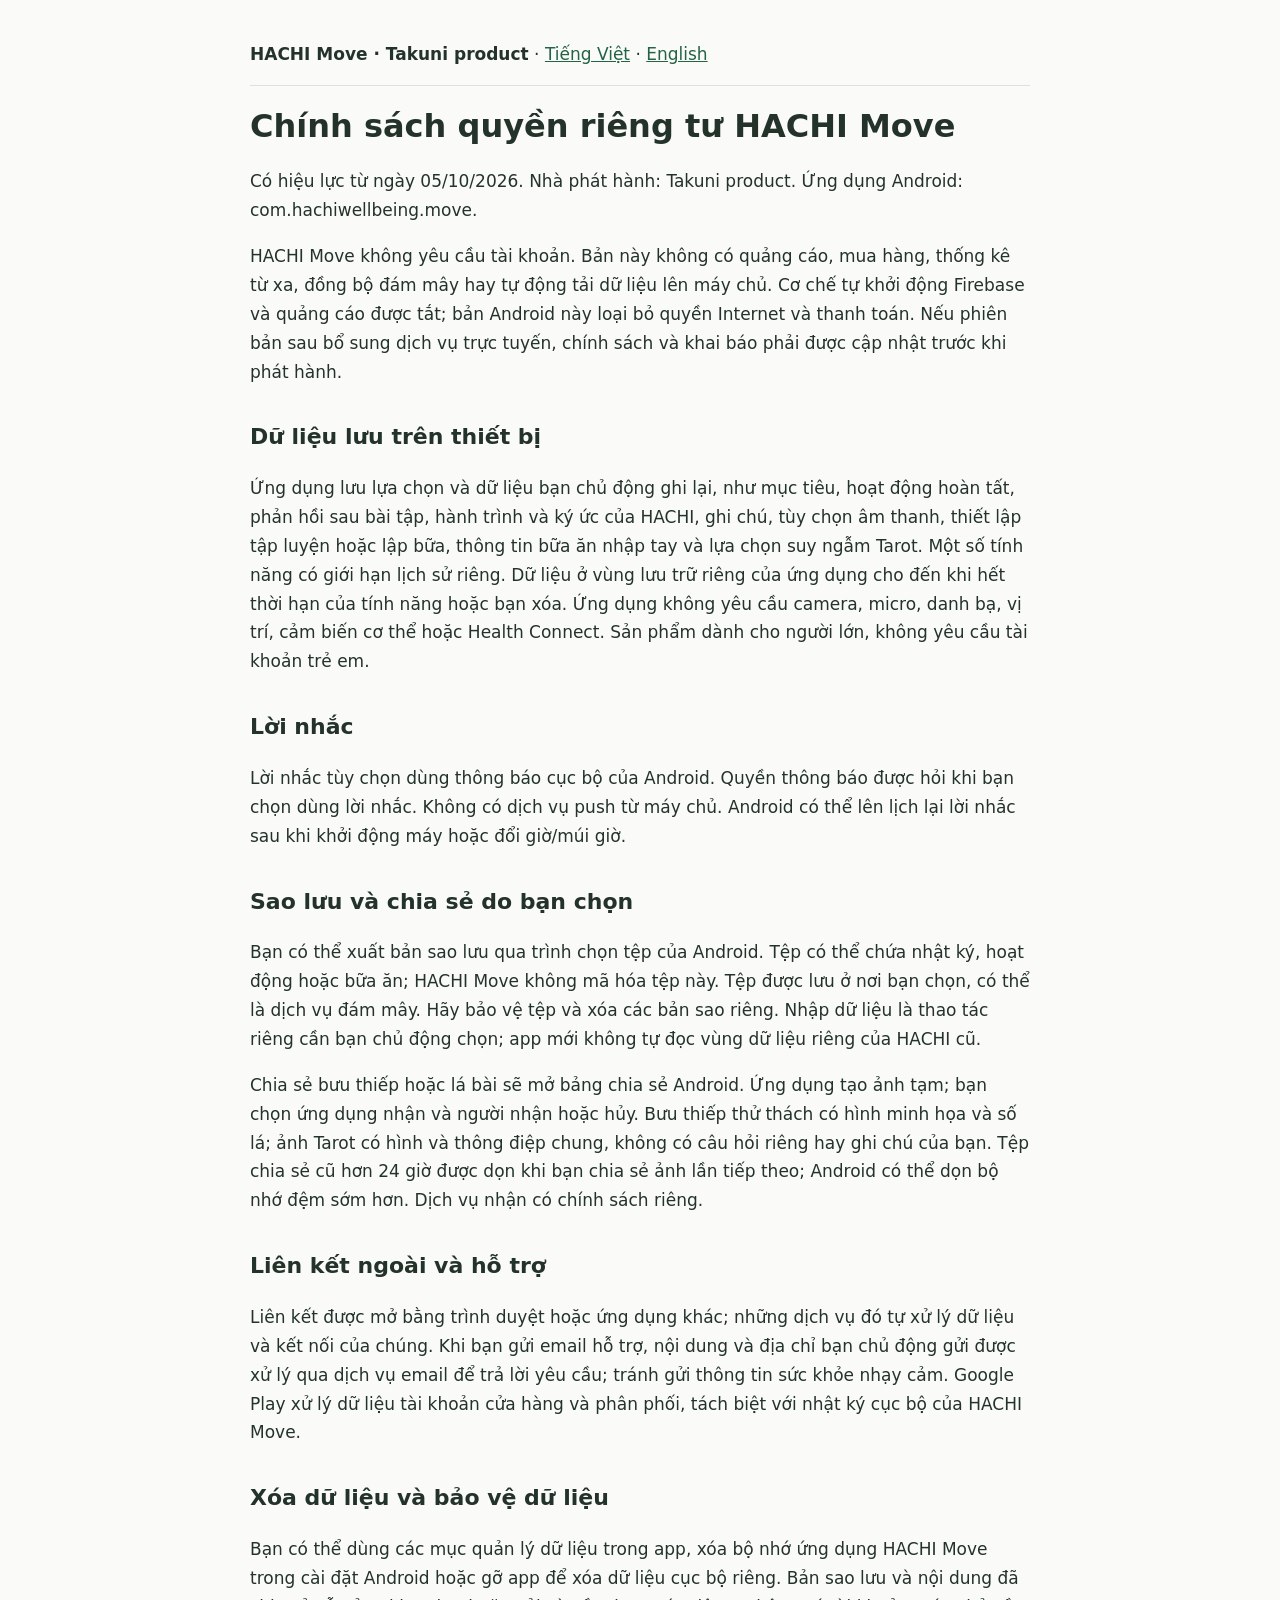
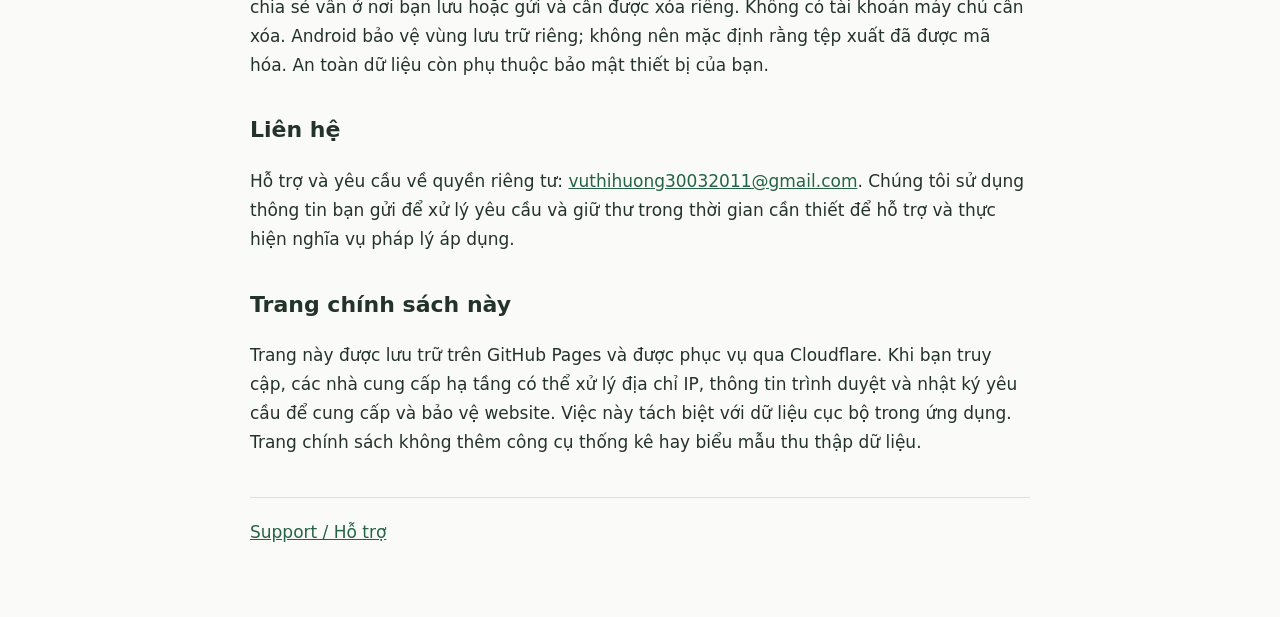
<file: public/hachi-move/privacy/index.html>
<!doctype html><html lang="vi"><head><meta charset="utf-8"><meta name="viewport" content="width=device-width,initial-scale=1"><title>Chính sách quyền riêng tư HACHI Move</title><style>body{font:17px/1.7 system-ui,sans-serif;color:#243329;background:#fafbf8;margin:0}main{max-width:780px;margin:auto;padding:40px 24px 70px}h1{line-height:1.2;font-size:32px}h2{font-size:22px;margin-top:32px}a{color:#246346}nav{border-bottom:1px solid #dce4d9;padding-bottom:16px}footer{margin-top:40px;border-top:1px solid #dce4d9;padding-top:20px}</style></head><body><main><nav><strong>HACHI Move · Takuni product</strong> · <a href="/hachi-move/privacy/">Tiếng Việt</a> · <a href="/hachi-move/privacy/en/">English</a></nav><h1>Chính sách quyền riêng tư HACHI Move</h1>
<p>Có hiệu lực từ ngày 05/10/2026. Nhà phát hành: Takuni product. Ứng dụng Android: com.hachiwellbeing.move.</p>
<p>HACHI Move không yêu cầu tài khoản. Bản này không có quảng cáo, mua hàng, thống kê từ xa, đồng bộ đám mây hay tự động tải dữ liệu lên máy chủ. Cơ chế tự khởi động Firebase và quảng cáo được tắt; bản Android này loại bỏ quyền Internet và thanh toán. Nếu phiên bản sau bổ sung dịch vụ trực tuyến, chính sách và khai báo phải được cập nhật trước khi phát hành.</p>
<h2>Dữ liệu lưu trên thiết bị</h2>
<p>Ứng dụng lưu lựa chọn và dữ liệu bạn chủ động ghi lại, như mục tiêu, hoạt động hoàn tất, phản hồi sau bài tập, hành trình và ký ức của HACHI, ghi chú, tùy chọn âm thanh, thiết lập tập luyện hoặc lập bữa, thông tin bữa ăn nhập tay và lựa chọn suy ngẫm Tarot. Một số tính năng có giới hạn lịch sử riêng. Dữ liệu ở vùng lưu trữ riêng của ứng dụng cho đến khi hết thời hạn của tính năng hoặc bạn xóa. Ứng dụng không yêu cầu camera, micro, danh bạ, vị trí, cảm biến cơ thể hoặc Health Connect. Sản phẩm dành cho người lớn, không yêu cầu tài khoản trẻ em.</p>
<h2>Lời nhắc</h2>
<p>Lời nhắc tùy chọn dùng thông báo cục bộ của Android. Quyền thông báo được hỏi khi bạn chọn dùng lời nhắc. Không có dịch vụ push từ máy chủ. Android có thể lên lịch lại lời nhắc sau khi khởi động máy hoặc đổi giờ/múi giờ.</p>
<h2>Sao lưu và chia sẻ do bạn chọn</h2>
<p>Bạn có thể xuất bản sao lưu qua trình chọn tệp của Android. Tệp có thể chứa nhật ký, hoạt động hoặc bữa ăn; HACHI Move không mã hóa tệp này. Tệp được lưu ở nơi bạn chọn, có thể là dịch vụ đám mây. Hãy bảo vệ tệp và xóa các bản sao riêng. Nhập dữ liệu là thao tác riêng cần bạn chủ động chọn; app mới không tự đọc vùng dữ liệu riêng của HACHI cũ.</p>
<p>Chia sẻ bưu thiếp hoặc lá bài sẽ mở bảng chia sẻ Android. Ứng dụng tạo ảnh tạm; bạn chọn ứng dụng nhận và người nhận hoặc hủy. Bưu thiếp thử thách có hình minh họa và số lá; ảnh Tarot có hình và thông điệp chung, không có câu hỏi riêng hay ghi chú của bạn. Tệp chia sẻ cũ hơn 24 giờ được dọn khi bạn chia sẻ ảnh lần tiếp theo; Android có thể dọn bộ nhớ đệm sớm hơn. Dịch vụ nhận có chính sách riêng.</p>
<h2>Liên kết ngoài và hỗ trợ</h2>
<p>Liên kết được mở bằng trình duyệt hoặc ứng dụng khác; những dịch vụ đó tự xử lý dữ liệu và kết nối của chúng. Khi bạn gửi email hỗ trợ, nội dung và địa chỉ bạn chủ động gửi được xử lý qua dịch vụ email để trả lời yêu cầu; tránh gửi thông tin sức khỏe nhạy cảm. Google Play xử lý dữ liệu tài khoản cửa hàng và phân phối, tách biệt với nhật ký cục bộ của HACHI Move.</p>
<h2>Xóa dữ liệu và bảo vệ dữ liệu</h2>
<p>Bạn có thể dùng các mục quản lý dữ liệu trong app, xóa bộ nhớ ứng dụng HACHI Move trong cài đặt Android hoặc gỡ app để xóa dữ liệu cục bộ riêng. Bản sao lưu và nội dung đã chia sẻ vẫn ở nơi bạn lưu hoặc gửi và cần được xóa riêng. Không có tài khoản máy chủ cần xóa. Android bảo vệ vùng lưu trữ riêng; không nên mặc định rằng tệp xuất đã được mã hóa. An toàn dữ liệu còn phụ thuộc bảo mật thiết bị của bạn.</p>
<h2>Liên hệ</h2>
<p>Hỗ trợ và yêu cầu về quyền riêng tư: <a href="mailto:vuthihuong30032011@gmail.com">vuthihuong30032011@gmail.com</a>. Chúng tôi sử dụng thông tin bạn gửi để xử lý yêu cầu và giữ thư trong thời gian cần thiết để hỗ trợ và thực hiện nghĩa vụ pháp lý áp dụng.</p>
<h2>Trang chính sách này</h2>
<p>Trang này được lưu trữ trên GitHub Pages và được phục vụ qua Cloudflare. Khi bạn truy cập, các nhà cung cấp hạ tầng có thể xử lý địa chỉ IP, thông tin trình duyệt và nhật ký yêu cầu để cung cấp và bảo vệ website. Việc này tách biệt với dữ liệu cục bộ trong ứng dụng. Trang chính sách không thêm công cụ thống kê hay biểu mẫu thu thập dữ liệu.</p>
<footer><a href="/hachi-move/support/">Support / Hỗ trợ</a></footer></main></body></html>
</file>
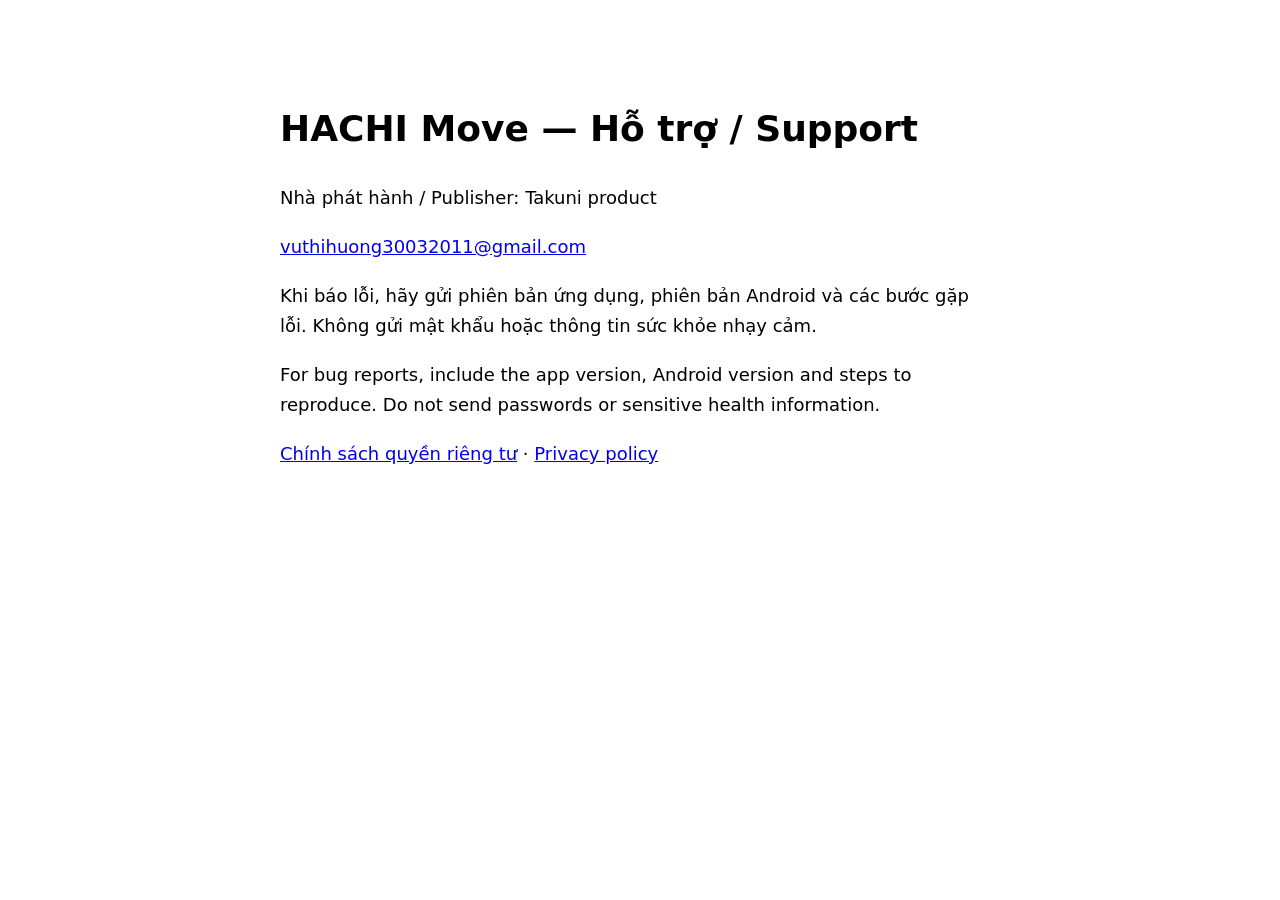
<file: public/hachi-move/support/index.html>
<!doctype html><html lang="vi"><head><meta charset="utf-8"><meta name="viewport" content="width=device-width,initial-scale=1"><title>HACHI Move — Support</title></head><body style="font:18px/1.7 system-ui;max-width:720px;margin:50px auto;padding:24px"><h1>HACHI Move — Hỗ trợ / Support</h1><p>Nhà phát hành / Publisher: Takuni product</p><p><a href="mailto:vuthihuong30032011@gmail.com">vuthihuong30032011@gmail.com</a></p><p>Khi báo lỗi, hãy gửi phiên bản ứng dụng, phiên bản Android và các bước gặp lỗi. Không gửi mật khẩu hoặc thông tin sức khỏe nhạy cảm.</p><p>For bug reports, include the app version, Android version and steps to reproduce. Do not send passwords or sensitive health information.</p><p><a href="/hachi-move/privacy/">Chính sách quyền riêng tư</a> · <a href="/hachi-move/privacy/en/">Privacy policy</a></p></body></html>
</file>
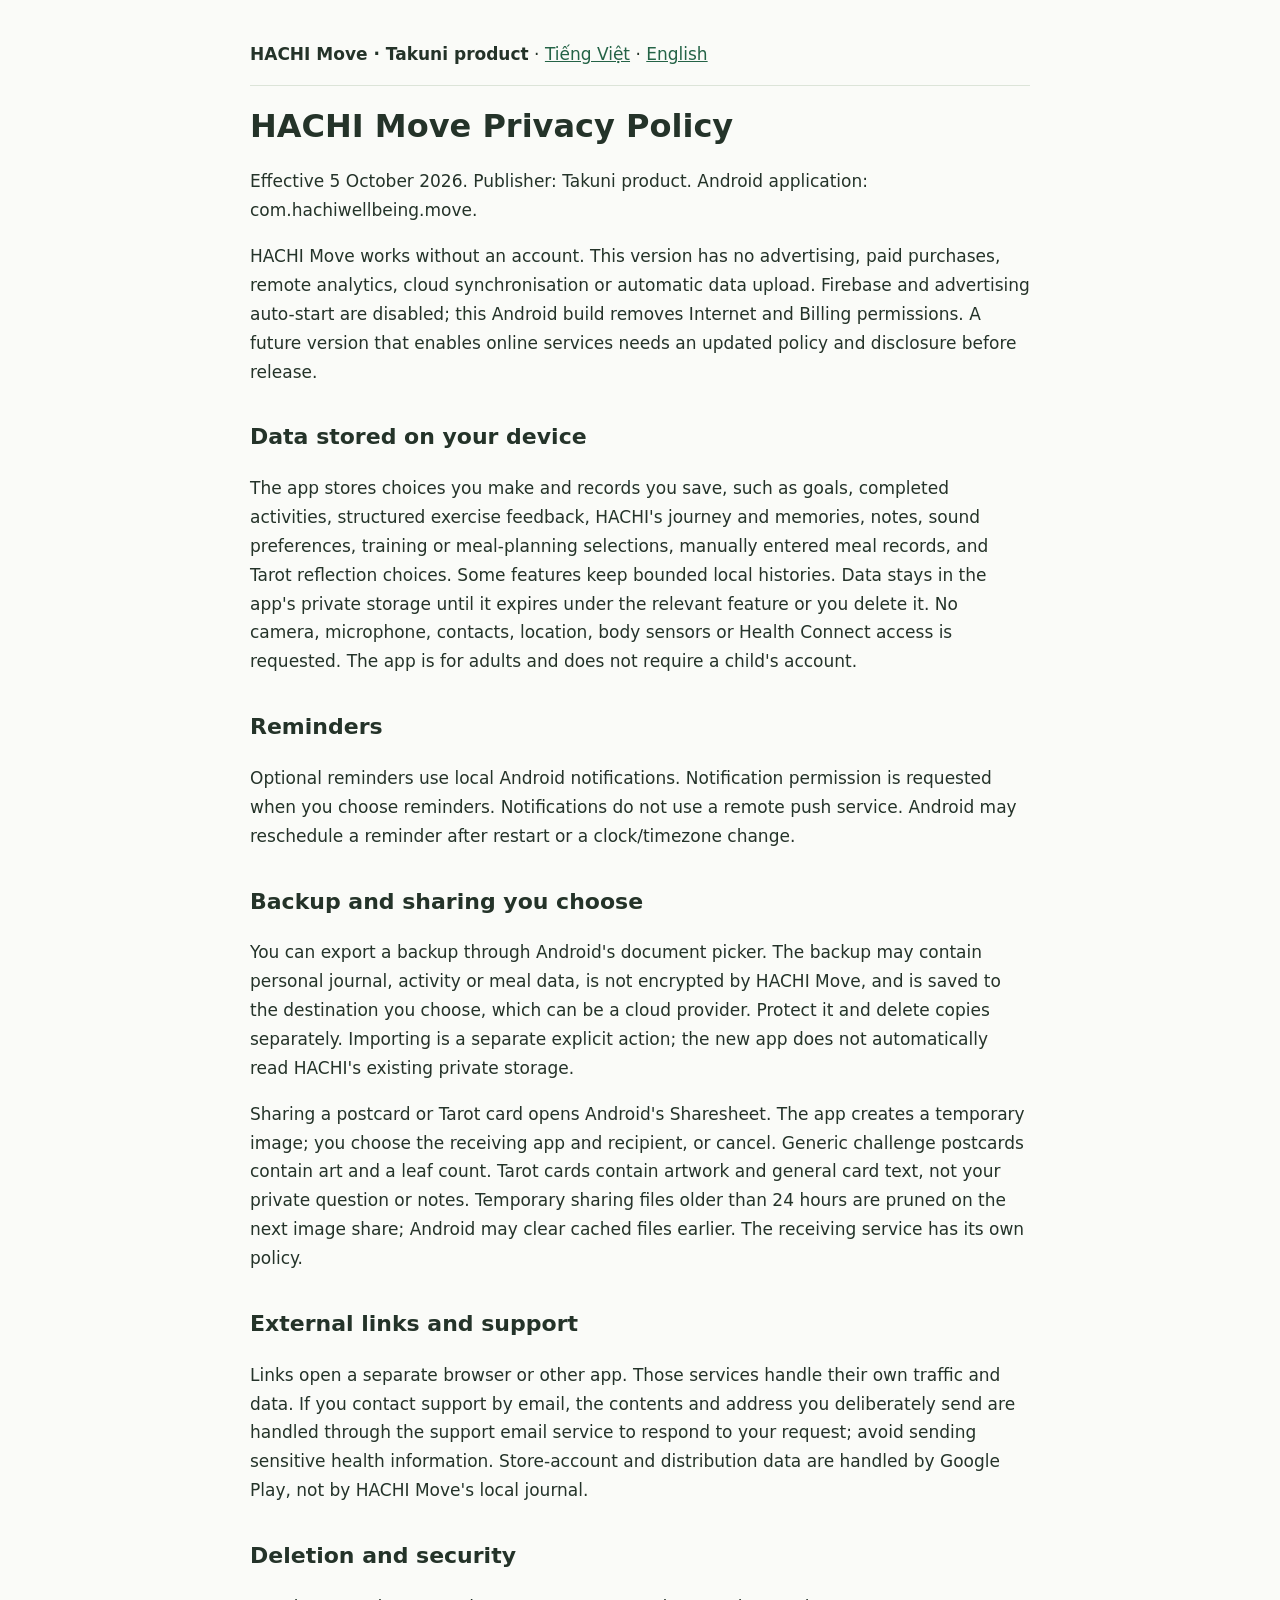
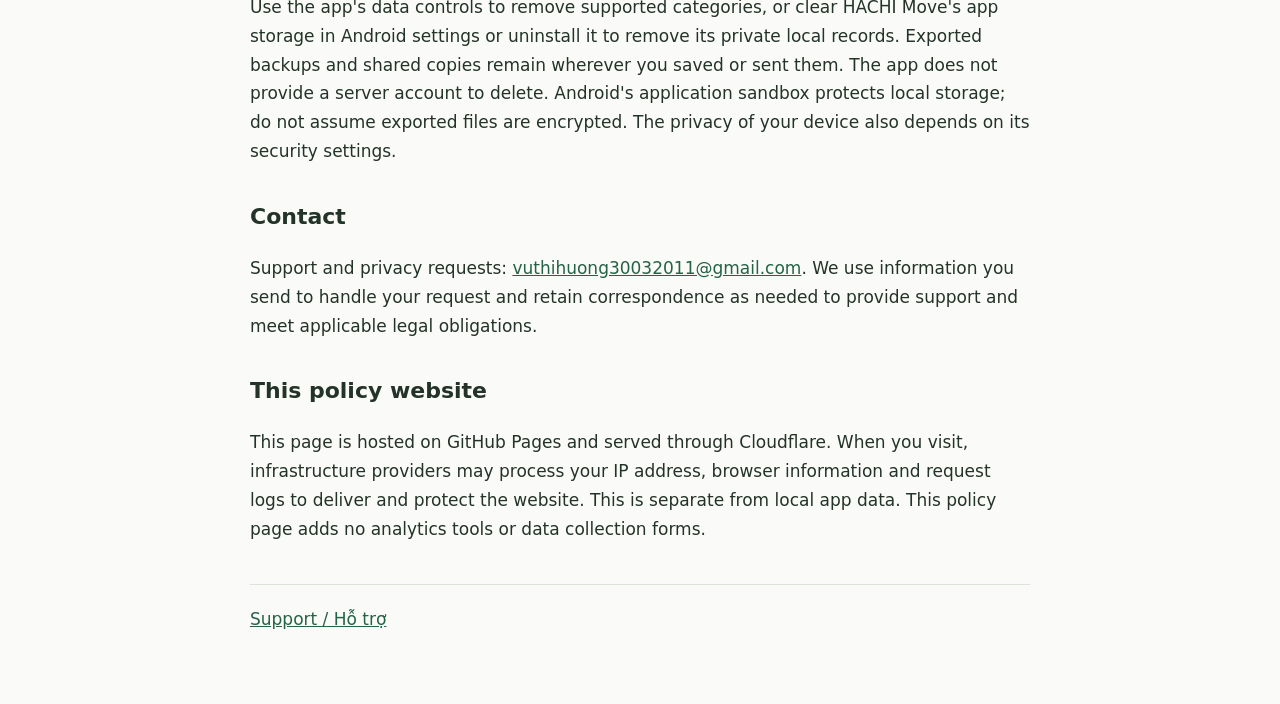
<file: public/hachi-move/privacy/en/index.html>
<!doctype html><html lang="en"><head><meta charset="utf-8"><meta name="viewport" content="width=device-width,initial-scale=1"><title>HACHI Move Privacy Policy</title><style>body{font:17px/1.7 system-ui,sans-serif;color:#243329;background:#fafbf8;margin:0}main{max-width:780px;margin:auto;padding:40px 24px 70px}h1{line-height:1.2;font-size:32px}h2{font-size:22px;margin-top:32px}a{color:#246346}nav{border-bottom:1px solid #dce4d9;padding-bottom:16px}footer{margin-top:40px;border-top:1px solid #dce4d9;padding-top:20px}</style></head><body><main><nav><strong>HACHI Move · Takuni product</strong> · <a href="/hachi-move/privacy/">Tiếng Việt</a> · <a href="/hachi-move/privacy/en/">English</a></nav><h1>HACHI Move Privacy Policy</h1>
<p>Effective 5 October 2026. Publisher: Takuni product. Android application: com.hachiwellbeing.move.</p>
<p>HACHI Move works without an account. This version has no advertising, paid purchases, remote analytics, cloud synchronisation or automatic data upload. Firebase and advertising auto-start are disabled; this Android build removes Internet and Billing permissions. A future version that enables online services needs an updated policy and disclosure before release.</p>
<h2>Data stored on your device</h2>
<p>The app stores choices you make and records you save, such as goals, completed activities, structured exercise feedback, HACHI&#x27;s journey and memories, notes, sound preferences, training or meal-planning selections, manually entered meal records, and Tarot reflection choices. Some features keep bounded local histories. Data stays in the app&#x27;s private storage until it expires under the relevant feature or you delete it. No camera, microphone, contacts, location, body sensors or Health Connect access is requested. The app is for adults and does not require a child&#x27;s account.</p>
<h2>Reminders</h2>
<p>Optional reminders use local Android notifications. Notification permission is requested when you choose reminders. Notifications do not use a remote push service. Android may reschedule a reminder after restart or a clock/timezone change.</p>
<h2>Backup and sharing you choose</h2>
<p>You can export a backup through Android&#x27;s document picker. The backup may contain personal journal, activity or meal data, is not encrypted by HACHI Move, and is saved to the destination you choose, which can be a cloud provider. Protect it and delete copies separately. Importing is a separate explicit action; the new app does not automatically read HACHI&#x27;s existing private storage.</p>
<p>Sharing a postcard or Tarot card opens Android&#x27;s Sharesheet. The app creates a temporary image; you choose the receiving app and recipient, or cancel. Generic challenge postcards contain art and a leaf count. Tarot cards contain artwork and general card text, not your private question or notes. Temporary sharing files older than 24 hours are pruned on the next image share; Android may clear cached files earlier. The receiving service has its own policy.</p>
<h2>External links and support</h2>
<p>Links open a separate browser or other app. Those services handle their own traffic and data. If you contact support by email, the contents and address you deliberately send are handled through the support email service to respond to your request; avoid sending sensitive health information. Store-account and distribution data are handled by Google Play, not by HACHI Move&#x27;s local journal.</p>
<h2>Deletion and security</h2>
<p>Use the app&#x27;s data controls to remove supported categories, or clear HACHI Move&#x27;s app storage in Android settings or uninstall it to remove its private local records. Exported backups and shared copies remain wherever you saved or sent them. The app does not provide a server account to delete. Android&#x27;s application sandbox protects local storage; do not assume exported files are encrypted. The privacy of your device also depends on its security settings.</p>
<h2>Contact</h2>
<p>Support and privacy requests: <a href="mailto:vuthihuong30032011@gmail.com">vuthihuong30032011@gmail.com</a>. We use information you send to handle your request and retain correspondence as needed to provide support and meet applicable legal obligations.</p>
<h2>This policy website</h2>
<p>This page is hosted on GitHub Pages and served through Cloudflare. When you visit, infrastructure providers may process your IP address, browser information and request logs to deliver and protect the website. This is separate from local app data. This policy page adds no analytics tools or data collection forms.</p>
<footer><a href="/hachi-move/support/">Support / Hỗ trợ</a></footer></main></body></html>
</file>
